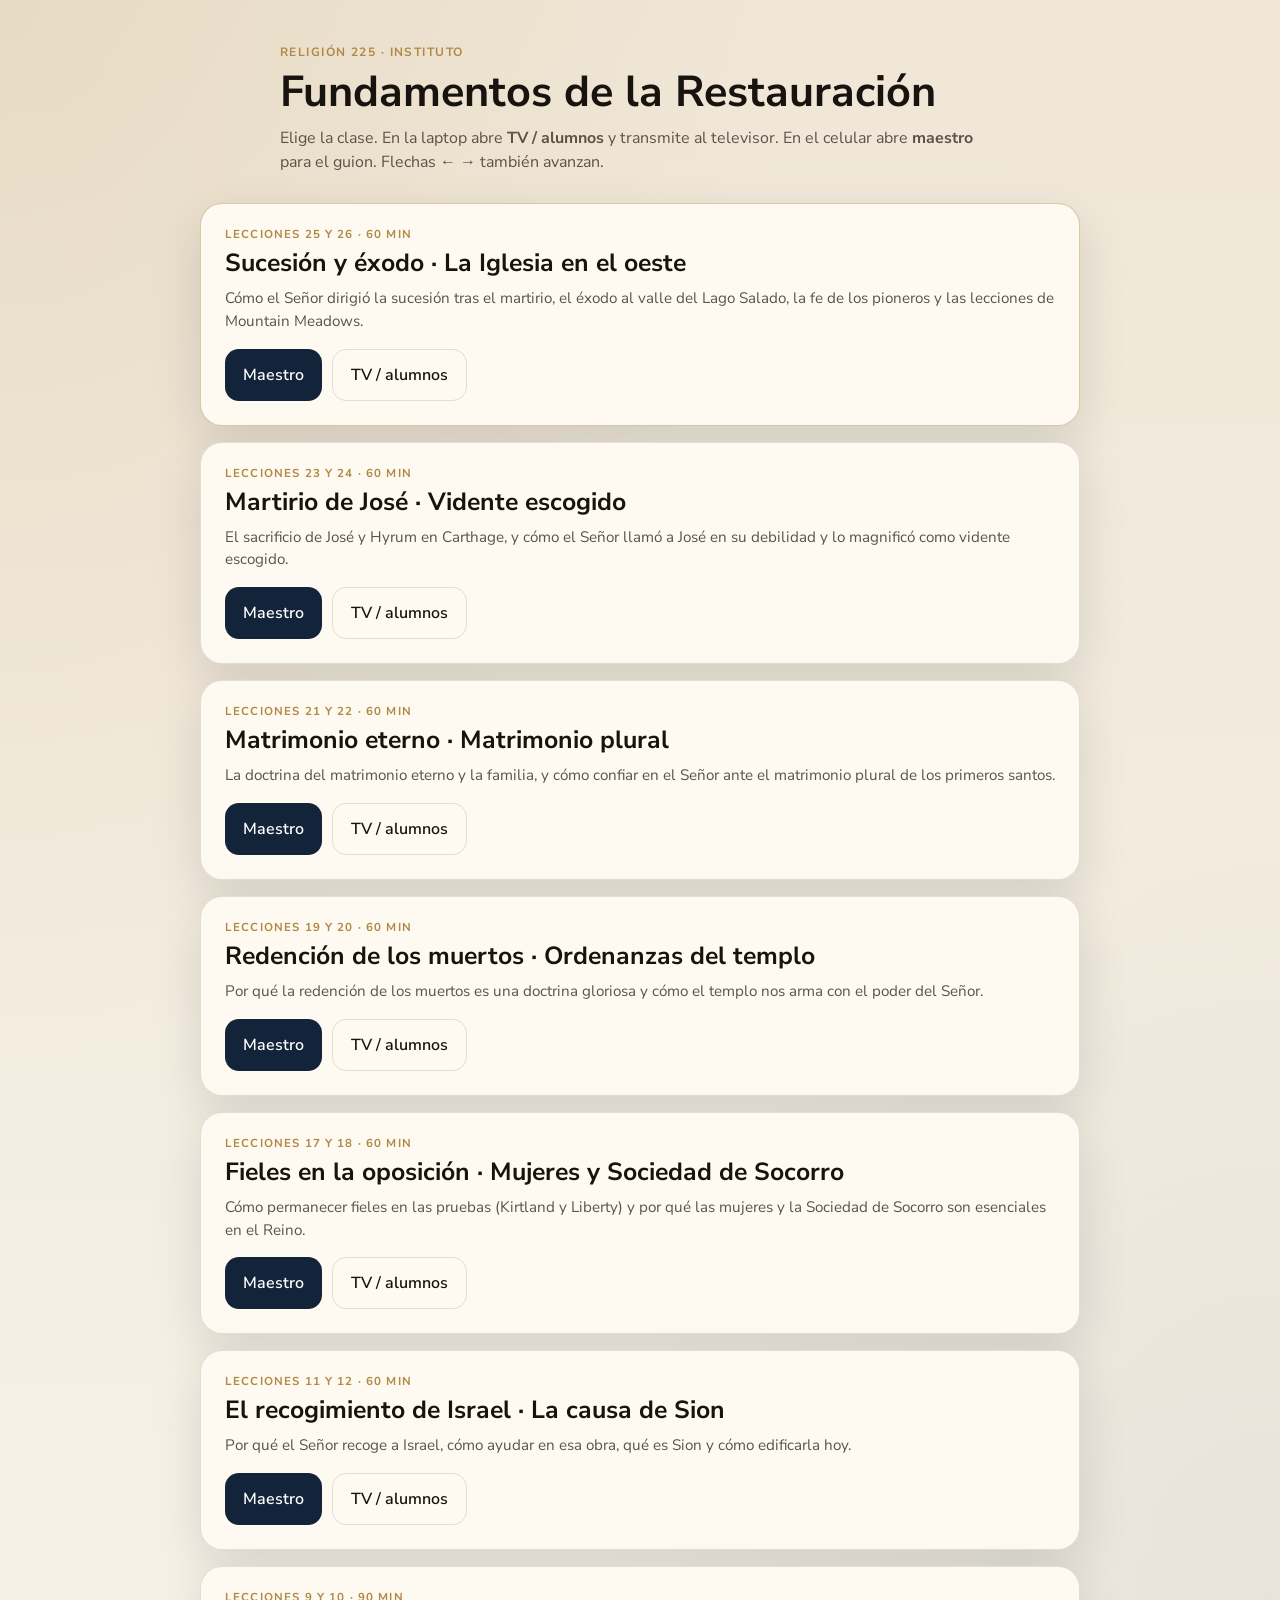
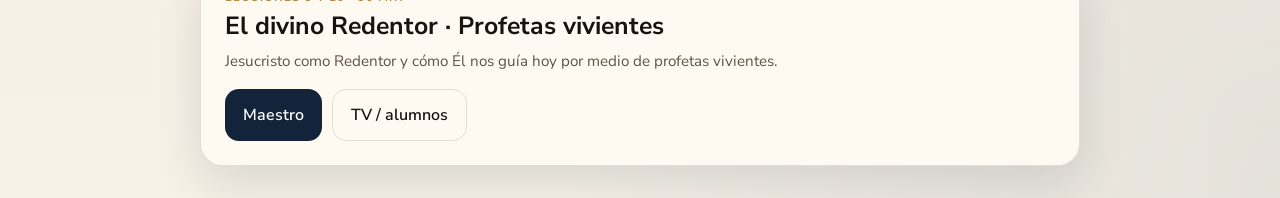
<file: index.html>
<!DOCTYPE html>
<html lang="es">
  <head>
    <meta charset="utf-8" />
    <meta name="viewport" content="width=device-width, initial-scale=1" />
    <title>Fundamentos de la Restauración · Instituto</title>
    <link rel="preconnect" href="https://fonts.googleapis.com" />
    <link rel="preconnect" href="https://fonts.gstatic.com" crossorigin />
    <link
      href="https://fonts.googleapis.com/css2?family=Nunito+Sans:wght@400;600;700&display=swap"
      rel="stylesheet"
    />
    <link rel="stylesheet" href="css/base.css" />
  </head>
  <body>
    <script>
      document.documentElement.style.setProperty(
        "--font-body",
        '"Nunito Sans", "Avenir Next", sans-serif'
      );
      document.documentElement.style.setProperty(
        "--font-display",
        '"Nunito Sans", "Avenir Next", sans-serif'
      );
    </script>
    <main class="home home-gallery">
      <header class="home-intro">
        <div class="eyebrow">Religión 225 · Instituto</div>
        <h1>Fundamentos de la Restauración</h1>
        <p>
          Elige la clase. En la laptop abre <strong>TV / alumnos</strong> y
          transmite al televisor. En el celular abre <strong>maestro</strong>
          para el guion. Flechas ← → también avanzan.
        </p>
      </header>
      <div class="class-grid" data-class-grid></div>
    </main>
    <script src="data/catalog.js"></script>
    <script>
      (() => {
        const grid = document.querySelector("[data-class-grid]");
        if (!grid || !window.CLASS_CATALOG) return;
        grid.innerHTML = CLASS_CATALOG.map(
          (c, i) => `
        <article class="class-card${i === 0 ? " featured" : ""}">
          <div class="class-card-body">
            <div class="eyebrow">${escapeHtml(c.lessons)} · ${c.durationMin} min</div>
            <h2>${escapeHtml(c.label)}</h2>
            <p>${escapeHtml(c.blurb)}</p>
            <div class="home-actions">
              <a class="btn btn-primary" href="clase.html?clase=${encodeURIComponent(
                c.id
              )}&vista=maestro">Maestro</a>
              <a class="btn btn-ghost" href="clase.html?clase=${encodeURIComponent(
                c.id
              )}&vista=alumnos">TV / alumnos</a>
            </div>
          </div>
        </article>`
        ).join("");

        function escapeHtml(str) {
          return String(str || "")
            .replaceAll("&", "&amp;")
            .replaceAll("<", "&lt;")
            .replaceAll(">", "&gt;")
            .replaceAll('"', "&quot;");
        }
      })();
    </script>
  </body>
</html>
</file>
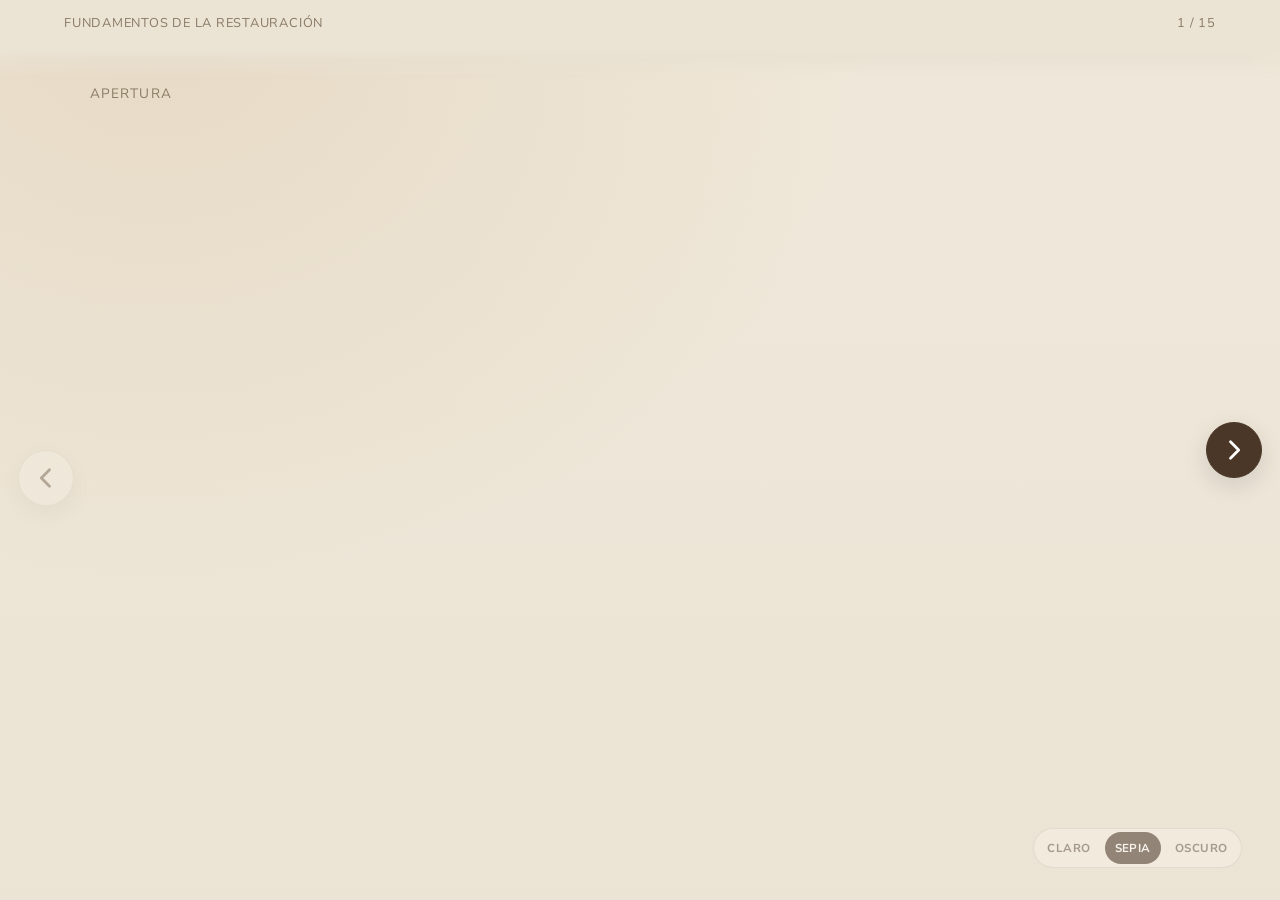
<file: clase.html>
<!DOCTYPE html>
<html lang="es">
  <head>
    <meta charset="utf-8" />
    <meta
      name="viewport"
      content="width=device-width, initial-scale=1, viewport-fit=cover"
    />
    <title>Clase · Fundamentos</title>
    <link rel="preconnect" href="https://fonts.googleapis.com" />
    <link rel="preconnect" href="https://fonts.gstatic.com" crossorigin />
    <link
      href="https://fonts.googleapis.com/css2?family=Nunito+Sans:wght@400;600;700&display=swap"
      rel="stylesheet"
    />
    <link rel="stylesheet" href="css/base.css?v=4" />
  </head>
  <body class="vista-maestro ux-1">
    <script>
      (function () {
        const saved =
          new URLSearchParams(location.search).get("tema") ||
          localStorage.getItem("fr225-tema") ||
          "sepia";
        const tema = ["claro", "sepia", "oscuro"].includes(saved)
          ? saved
          : "sepia";
        document.documentElement.setAttribute("data-theme", tema);
      })();
      document.documentElement.style.setProperty(
        "--font-body",
        '"Nunito Sans", "Avenir Next", sans-serif'
      );
      document.documentElement.style.setProperty(
        "--font-display",
        '"Nunito Sans", "Avenir Next", sans-serif'
      );
    </script>
    <div class="app-shell">
      <header class="topbar maestro-only">
        <div class="meta">
          <strong data-course>Fundamentos de la Restauración</strong>
          <span
            ><span data-ux-label>Teleprompter sagrado</span> ·
            <span data-slide-index>1 / 1</span></span
          >
        </div>
        <div class="top-controls">
          <a class="chip" href="index.html">Inicio</a>
          <button type="button" class="chip" data-vista="maestro">Maestro</button>
          <button type="button" class="chip" data-vista="alumnos">Alumnos / TV</button>
          <div class="theme-switch" role="group" aria-label="Tema">
            <button type="button" data-tema="claro">Claro</button>
            <button type="button" data-tema="sepia">Sepia</button>
            <button type="button" data-tema="oscuro">Oscuro</button>
          </div>
          <span class="timer" data-timer>60:00</span>
          <button type="button" class="chip" data-timer-toggle>Iniciar</button>
          <button type="button" class="chip" data-menu>Secciones</button>
        </div>
      </header>

      <div class="tv-chrome" data-tv-chrome></div>
      <div class="theme-switch tv-theme-switch" role="group" aria-label="Tema TV">
        <button type="button" data-tema="claro">Claro</button>
        <button type="button" data-tema="sepia">Sepia</button>
        <button type="button" data-tema="oscuro">Oscuro</button>
      </div>

      <main class="main-stage">
        <div class="progress-row">
          <div class="progress-bar"><span data-progress></span></div>
        </div>
        <div data-stage></div>
      </main>

      <button type="button" class="fab-nav fab-prev maestro-only" data-prev aria-label="Atrás">
        <svg viewBox="0 0 24 24" aria-hidden="true"><path d="M15 5 8 12l7 7" fill="none" stroke="currentColor" stroke-width="2.4" stroke-linecap="round" stroke-linejoin="round"/></svg>
      </button>
      <button type="button" class="fab-nav fab-next maestro-only" data-next aria-label="Siguiente">
        <svg viewBox="0 0 24 24" aria-hidden="true"><path d="m9 5 7 7-7 7" fill="none" stroke="currentColor" stroke-width="2.4" stroke-linecap="round" stroke-linejoin="round"/></svg>
      </button>
    </div>

    <div class="focus-layer" id="focus-layer" hidden>
      <div class="focus-toolbar">
        <button type="button" class="chip" id="focus-browser-fs" title="Pantalla completa del navegador">
          Pantalla completa
        </button>
        <button type="button" class="chip" id="focus-close" aria-label="Cerrar">Cerrar · Esc</button>
      </div>
      <div class="focus-body" id="focus-body"></div>
    </div>

    <div class="side-menu" data-side-menu>
      <div class="side-panel">
        <h2>Secciones</h2>
        <div data-toc></div>
      </div>
    </div>

    <script src="data/catalog.js?v=4"></script>
    <script src="js/app.js?v=4"></script>
  </body>
</html>
</file>
<file: css/base.css>
:root,
html[data-theme="claro"] {
  --ink: #17140f;
  --ink-soft: #5c5348;
  --paper: #f7f2e8;
  --paper-2: #efe6d6;
  --card: #fffaf1;
  --line: rgba(23, 20, 15, 0.12);
  --navy: #13233a;
  --navy-deep: #0a1220;
  --gold: #b08945;
  --gold-soft: #d4b483;
  --sage: #3f5d4e;
  --shadow: 0 18px 50px rgba(10, 18, 32, 0.12);
  --topbar-bg: rgba(255, 250, 241, 0.92);
  --chip-bg: #fff;
  --tv-bg: #f4f4f2;
  --tv-bg-top: #f7f7f5;
  --tv-ink: #1a1a1a;
  --tv-ink-soft: #5a5a56;
  --tv-muted: #8a8a86;
  --tv-panel: #eceae4;
  --tv-border: rgba(26, 26, 26, 0.08);
  --tv-accent: #1a1a1a;
  --tv-accent-2: #6b6b66;
  --tv-accent-3: #9a9a94;
  --radius: 22px;
  --safe-tv: clamp(28px, 4.5vw, 72px);
  --font-display: "Nunito Sans", "Avenir Next", sans-serif;
  --font-body: "Nunito Sans", "Avenir Next", sans-serif;
  --dur-fast: 150ms;
  --dur-base: 250ms;
  --dur-slow: 400ms;
  --ease-out: cubic-bezier(0.16, 1, 0.3, 1);
  color-scheme: light;
}

html[data-theme="sepia"] {
  --ink: #2c2419;
  --ink-soft: #6b5d4d;
  --paper: #ebe3d4;
  --paper-2: #e0d5c2;
  --card: #f3ebdc;
  --line: rgba(44, 36, 25, 0.14);
  --navy: #4a3728;
  --navy-deep: #2f2419;
  --gold: #a67c3d;
  --gold-soft: #c9a66b;
  --sage: #5a6b52;
  --shadow: 0 18px 50px rgba(47, 36, 25, 0.12);
  --topbar-bg: rgba(243, 235, 220, 0.94);
  --chip-bg: #f7f0e4;
  --tv-bg: #ebe3d4;
  --tv-bg-top: #f0e8da;
  --tv-ink: #2c2419;
  --tv-ink-soft: #6b5d4d;
  --tv-muted: #8a7a66;
  --tv-panel: #e0d5c2;
  --tv-border: rgba(44, 36, 25, 0.1);
  --tv-accent: #5c4a32;
  --tv-accent-2: #8b7355;
  --tv-accent-3: #a89070;
  color-scheme: light;
}

html[data-theme="oscuro"] {
  --ink: #e8e2d6;
  --ink-soft: #b0a898;
  --paper: #161410;
  --paper-2: #211c16;
  --card: #221e18;
  --line: rgba(232, 226, 214, 0.14);
  --navy: #c9a66b;
  --navy-deep: #0d0b09;
  --gold: #d4b483;
  --gold-soft: #b08945;
  --sage: #8fa892;
  --shadow: 0 18px 50px rgba(0, 0, 0, 0.45);
  --topbar-bg: rgba(34, 30, 24, 0.94);
  --chip-bg: #2a241c;
  --tv-bg: #161410;
  --tv-bg-top: #1c1812;
  --tv-ink: #e8e2d6;
  --tv-ink-soft: #b0a898;
  --tv-muted: #8a8070;
  --tv-panel: #2a241c;
  --tv-border: rgba(232, 226, 214, 0.1);
  --tv-accent: #d4b483;
  --tv-accent-2: #b0a898;
  --tv-accent-3: #8a8070;
  color-scheme: dark;
}

* {
  box-sizing: border-box;
}

html,
body {
  margin: 0;
  min-height: 100%;
  font-family: var(--font-body);
  color: var(--ink);
  background:
    radial-gradient(ellipse at 0% 0%, rgba(176, 137, 69, 0.12), transparent 42%),
    radial-gradient(ellipse at 100% 100%, rgba(19, 35, 58, 0.08), transparent 40%),
    linear-gradient(180deg, var(--paper-2), var(--paper));
  transition: background var(--dur-base) var(--ease-out),
    color var(--dur-base) var(--ease-out);
}

html[data-theme="oscuro"] body {
  background:
    radial-gradient(ellipse at 0% 0%, rgba(212, 180, 131, 0.08), transparent 42%),
    radial-gradient(ellipse at 100% 100%, rgba(0, 0, 0, 0.35), transparent 40%),
    linear-gradient(180deg, #1a1610, var(--paper));
}

html[data-theme="sepia"] body {
  background:
    radial-gradient(ellipse at 12% 0%, rgba(176, 137, 69, 0.14), transparent 46%),
    linear-gradient(180deg, #f0e8da, var(--paper));
}

button,
a {
  font: inherit;
  cursor: pointer;
}

img {
  max-width: 100%;
  display: block;
}

.hidden {
  display: none !important;
}

/* —— Home —— */
.home {
  min-height: 100vh;
  display: grid;
  place-items: center;
  padding: 32px 20px;
}

.home-gallery {
  place-items: start center;
  gap: 28px;
  max-width: 920px;
  margin: 0 auto;
}

.home-intro {
  width: min(720px, 100%);
  padding-top: 12px;
}

.home-intro .eyebrow {
  color: var(--gold);
  letter-spacing: 0.12em;
  text-transform: uppercase;
  font-size: 0.75rem;
  font-weight: 700;
}

.home-intro h1 {
  font-family: var(--font-display);
  font-size: clamp(1.9rem, 4vw, 2.7rem);
  margin: 8px 0 10px;
  line-height: 1.1;
}

.home-intro p {
  color: var(--ink-soft);
  line-height: 1.55;
  margin: 0;
}

.class-grid {
  width: 100%;
  display: grid;
  gap: 16px;
}

.class-card {
  background: var(--card);
  border: 1px solid var(--line);
  border-radius: 22px;
  box-shadow: var(--shadow);
  overflow: hidden;
}

.class-card.featured {
  border-color: rgba(176, 137, 69, 0.45);
}

.class-card-body {
  padding: 22px 24px 24px;
}

.class-card-body .eyebrow {
  color: var(--gold);
  letter-spacing: 0.1em;
  text-transform: uppercase;
  font-size: 0.72rem;
  font-weight: 700;
}

.class-card-body h2 {
  font-family: var(--font-display);
  font-size: clamp(1.25rem, 2.5vw, 1.55rem);
  margin: 6px 0 8px;
  line-height: 1.25;
}

.class-card-body p {
  color: var(--ink-soft);
  line-height: 1.5;
  margin: 0 0 16px;
  font-size: 0.95rem;
}

.home-card {
  width: min(720px, 100%);
  background: var(--card);
  border: 1px solid var(--line);
  border-radius: 28px;
  box-shadow: var(--shadow);
  overflow: hidden;
}

.home-hero {
  aspect-ratio: 21 / 9;
  background:
    linear-gradient(120deg, rgba(10, 18, 32, 0.55), rgba(10, 18, 32, 0.2)),
    url("https://www.churchofjesuschrist.org/imgs/fe5db8da0174bc36aff99e6ae7b55e337d9eb965/full/!1200,/0/default")
      center/cover;
}

.home-body {
  padding: 28px 28px 32px;
}

.home-body .eyebrow {
  color: var(--gold);
  letter-spacing: 0.12em;
  text-transform: uppercase;
  font-size: 0.75rem;
  font-weight: 700;
}

.home-body h1 {
  font-family: var(--font-display);
  font-size: clamp(1.9rem, 4vw, 2.7rem);
  margin: 8px 0 10px;
  line-height: 1.1;
}

.home-body p {
  color: var(--ink-soft);
  line-height: 1.55;
  margin: 0 0 18px;
}

.home-actions {
  display: flex;
  flex-wrap: wrap;
  gap: 10px;
}

.btn {
  appearance: none;
  border: 0;
  border-radius: 14px;
  padding: 14px 18px;
  text-decoration: none;
  font-weight: 600;
  display: inline-flex;
  align-items: center;
  justify-content: center;
  min-height: 48px;
  transition: transform var(--dur-fast) var(--ease-out),
    background var(--dur-fast) var(--ease-out);
}

.btn:hover {
  transform: translateY(-1px);
}

.btn-primary {
  background: var(--navy);
  color: #fff;
}

.btn-ghost {
  background: transparent;
  border: 1px solid var(--line);
  color: var(--ink);
}

.note {
  margin-top: 18px;
  padding: 14px 16px;
  border-radius: 14px;
  background: rgba(176, 137, 69, 0.1);
  color: var(--ink-soft);
  font-size: 0.92rem;
  line-height: 1.45;
}

/* —— App shell —— */
.app-shell {
  min-height: 100vh;
  display: grid;
  grid-template-rows: auto 1fr auto;
}

.topbar {
  display: flex;
  align-items: center;
  justify-content: space-between;
  gap: 12px;
  padding: 12px 16px;
  border-bottom: 1px solid var(--line);
  background: var(--topbar-bg);
  backdrop-filter: blur(10px);
  position: sticky;
  top: 0;
  z-index: 20;
}

.theme-switch {
  display: inline-flex;
  align-items: center;
  gap: 4px;
  padding: 3px;
  border-radius: 999px;
  border: 1px solid var(--line);
  background: var(--chip-bg);
}

.theme-switch button {
  appearance: none;
  border: 0;
  background: transparent;
  color: var(--ink-soft);
  border-radius: 999px;
  padding: 6px 10px;
  font-size: 0.72rem;
  font-weight: 700;
  letter-spacing: 0.04em;
  text-transform: uppercase;
  min-height: 32px;
}

.theme-switch button.active {
  background: var(--navy);
  color: #fff;
}

html[data-theme="oscuro"] .theme-switch button.active {
  color: #161410;
}

.tv-theme-switch {
  position: fixed;
  right: clamp(16px, 3vw, 40px);
  bottom: clamp(16px, 3vw, 32px);
  z-index: 45;
  opacity: 0.55;
  transition: opacity var(--dur-fast) var(--ease-out);
}

.tv-theme-switch:hover,
.tv-theme-switch:focus-within {
  opacity: 1;
}

body.vista-maestro .tv-theme-switch {
  display: none;
}

.topbar .meta strong {
  display: block;
  font-size: 0.88rem;
}

.topbar .meta span {
  font-size: 0.75rem;
  color: var(--ink-soft);
}

.top-controls {
  display: flex;
  flex-wrap: wrap;
  gap: 8px;
  justify-content: flex-end;
}

.chip {
  border: 1px solid var(--line);
  background: var(--chip-bg);
  color: var(--ink-soft);
  border-radius: 999px;
  padding: 8px 12px;
  font-size: 0.78rem;
  font-weight: 600;
}

.chip.active {
  background: var(--navy);
  border-color: var(--navy);
  color: #fff;
}

html[data-theme="oscuro"] .chip.active {
  color: #161410;
}

.timer {
  font-variant-numeric: tabular-nums;
  font-weight: 700;
  min-width: 4.6rem;
  text-align: center;
  padding: 8px 10px;
  border-radius: 12px;
  background: var(--paper-2);
}

.timer.over {
  background: rgba(154, 52, 18, 0.12);
  color: #9a3412;
}

.main-stage {
  width: min(980px, 100%);
  margin: 0 auto;
  padding: 18px 16px 28px;
}

.progress-row {
  margin-bottom: 14px;
}

.progress-bar {
  height: 6px;
  border-radius: 999px;
  background: rgba(19, 35, 58, 0.08);
  overflow: hidden;
}

.progress-bar > span {
  display: block;
  height: 100%;
  width: 0;
  background: linear-gradient(90deg, var(--navy), var(--gold));
  transition: width var(--dur-base) var(--ease-out);
}

.slide-card {
  display: grid;
  gap: 0;
  background: var(--card);
  border: 1px solid var(--line);
  border-radius: calc(var(--radius) + 6px);
  box-shadow: var(--shadow);
  overflow: hidden;
  opacity: 0;
  transform: translateY(10px);
  transition: opacity var(--dur-slow) var(--ease-out),
    transform var(--dur-slow) var(--ease-out);
}

.slide-card.enter {
  opacity: 1;
  transform: none;
}

.slide-media {
  background: #eceae4;
  overflow: hidden;
  display: flex;
  align-items: center;
  justify-content: center;
  padding: 12px;
  min-height: 220px;
  max-height: min(52vh, 560px);
}

.slide-media img {
  width: auto;
  height: auto;
  max-width: 100%;
  max-height: min(48vh, 520px);
  object-fit: contain;
  object-position: center;
}

.media-empty {
  display: none;
}

.slide-content {
  padding: 20px 20px 24px;
  display: grid;
  gap: 16px;
}

.badge-row {
  display: flex;
  flex-wrap: wrap;
  gap: 8px;
}

.badge {
  font-size: 0.7rem;
  letter-spacing: 0.06em;
  text-transform: uppercase;
  font-weight: 700;
  padding: 6px 10px;
  border-radius: 999px;
  background: rgba(19, 35, 58, 0.08);
  color: var(--navy);
}

.badge.tipo {
  background: rgba(176, 137, 69, 0.16);
  color: #7a5a24;
}

.badge.soft {
  background: rgba(63, 93, 78, 0.12);
  color: var(--sage);
}

.slide-title {
  font-family: var(--font-display);
  font-size: clamp(1.7rem, 3.4vw, 2.4rem);
  line-height: 1.12;
  margin: 0;
}

.block h3 {
  margin: 0 0 8px;
  font-size: 0.72rem;
  letter-spacing: 0.08em;
  text-transform: uppercase;
  color: var(--ink-soft);
}

.block p {
  margin: 0;
  white-space: pre-wrap;
  line-height: 1.55;
}

.block.decir p {
  font-size: 1.08rem;
}

.scripture-block,
.quote-block {
  margin: 0 0 12px;
  padding: 14px 16px;
  border-radius: 16px;
  background: #fff;
  border: 1px solid var(--line);
}

.scripture-block:last-child,
.quote-block:last-child {
  margin-bottom: 0;
}

.scripture-block figcaption {
  font-weight: 700;
  color: var(--gold);
  margin-bottom: 8px;
  font-size: 0.92rem;
}

.scripture-block blockquote,
.quote-block blockquote {
  margin: 0;
  font-family: var(--font-display);
  font-size: 1.05rem;
  line-height: 1.5;
  white-space: pre-wrap;
  color: var(--ink);
}

.quote-block figcaption {
  margin-top: 10px;
  display: grid;
  gap: 2px;
  color: var(--ink-soft);
  font-size: 0.85rem;
}

.quote-block figcaption strong {
  color: var(--navy);
}

.block.preguntar {
  background: rgba(176, 137, 69, 0.1);
  border-radius: 16px;
  padding: 14px 16px;
}

.pregunta-text {
  font-family: var(--font-display);
  font-size: 1.2rem;
  line-height: 1.35;
}

.block.tip {
  background: rgba(19, 35, 58, 0.06);
  border-radius: 14px;
  padding: 12px 14px;
}

.nav-bar {
  display: flex;
  gap: 10px;
  padding: 12px 14px calc(12px + env(safe-area-inset-bottom));
  border-top: 1px solid var(--line);
  background: rgba(255, 250, 241, 0.96);
  position: sticky;
  bottom: 0;
}

.nav-bar .btn {
  flex: 1;
  min-height: 54px;
}

.nav-bar .btn-primary {
  flex: 1.35;
}

.btn-nav {
  display: inline-flex;
  align-items: center;
  justify-content: center;
  gap: 10px;
  font-size: 1.05rem;
}

.btn-nav svg {
  width: 22px;
  height: 22px;
  flex: 0 0 auto;
}

.btn-nav:disabled,
.fab-nav:disabled {
  opacity: 0.35;
  cursor: not-allowed;
  transform: none;
}

.fab-nav {
  position: fixed;
  top: 50%;
  transform: translateY(-50%);
  z-index: 25;
  width: 56px;
  height: 56px;
  border-radius: 999px;
  border: 1px solid var(--line);
  background: var(--chip-bg);
  color: var(--navy);
  box-shadow: 0 8px 24px rgba(10, 18, 32, 0.12);
  display: inline-flex;
  align-items: center;
  justify-content: center;
  padding: 0;
}

.fab-nav svg {
  width: 28px;
  height: 28px;
}

.fab-prev {
  left: 18px;
}

.fab-next {
  right: 18px;
  background: var(--navy);
  border-color: var(--navy);
  color: #fff;
}

html[data-theme="oscuro"] .fab-next {
  color: #161410;
}

body.vista-maestro .app-shell {
  grid-template-rows: auto 1fr;
}

body.vista-maestro .main-stage {
  padding-bottom: 28px;
}

@media (max-width: 700px) {
  .fab-nav {
    width: 48px;
    height: 48px;
  }
  .fab-prev {
    left: 10px;
  }
  .fab-next {
    right: 10px;
  }
}

.side-menu {
  position: fixed;
  inset: 0;
  background: rgba(10, 18, 32, 0.45);
  z-index: 40;
  display: none;
}

.side-menu.open {
  display: block;
}

.side-panel {
  position: absolute;
  top: 0;
  right: 0;
  width: min(380px, 92vw);
  height: 100%;
  background: var(--card);
  padding: 20px;
  overflow: auto;
  box-shadow: var(--shadow);
}

.side-panel h2 {
  font-family: var(--font-display);
  margin: 0 0 14px;
}

.toc-item {
  width: 100%;
  text-align: left;
  border: 1px solid var(--line);
  background: var(--chip-bg);
  color: var(--ink);
  border-radius: 14px;
  padding: 12px;
  margin-bottom: 8px;
}

.toc-item.active {
  border-color: var(--navy);
  background: color-mix(in srgb, var(--navy) 10%, var(--chip-bg));
}

.toc-item small {
  display: block;
  margin-top: 4px;
  color: var(--ink-soft);
}

/* =========================
   VISTA ALUMNOS / TV — minimal
   Solo lo relevante para el alumno.
   Iconos alineados a cursos fundamentales:
   Estudia · Medita · Anota · Analiza · Actúa · Comparte
   Colores según tema: claro · sepia · oscuro
   ========================= */
body.vista-alumnos {
  background: linear-gradient(180deg, var(--tv-bg-top), var(--tv-bg));
  color: var(--tv-ink);
}

body.vista-alumnos .topbar,
body.vista-alumnos .nav-bar,
body.vista-alumnos .progress-row {
  display: none !important;
}

body.vista-alumnos .app-shell {
  grid-template-rows: 1fr;
}

body.vista-alumnos .main-stage {
  width: 100%;
  max-width: none;
  min-height: 100vh;
  padding: 72px clamp(28px, 5vw, 72px) clamp(48px, 8vw, 96px);
  display: grid;
  align-content: start;
}

body.vista-alumnos .tv-chrome {
  position: fixed;
  top: 0;
  left: 0;
  right: 0;
  z-index: 40;
  display: flex;
  justify-content: space-between;
  align-items: center;
  gap: 16px;
  margin: 0;
  padding: 14px clamp(28px, 5vw, 72px) 18px;
  font-size: 0.8rem;
  letter-spacing: 0.06em;
  text-transform: uppercase;
  color: var(--tv-muted);
  background: var(--tv-bg);
  border-bottom: 1px solid var(--tv-border);
  box-shadow: 0 10px 28px -18px rgba(10, 18, 32, 0.28);
}

body.vista-alumnos .tv-chrome::after {
  content: "";
  position: absolute;
  left: 0;
  right: 0;
  top: 100%;
  height: 28px;
  pointer-events: none;
  background: linear-gradient(180deg, var(--tv-bg) 0%, transparent 100%);
}

.alumno-slide {
  width: min(1100px, 100%);
  margin: 12px auto 0;
  display: grid;
  gap: clamp(20px, 3vw, 36px);
  opacity: 0;
  transform: translateY(6px);
  transition: opacity var(--dur-base) var(--ease-out),
    transform var(--dur-base) var(--ease-out);
}

.alumno-slide.enter {
  opacity: 1;
  transform: none;
}

.alumno-header .alumno-meta {
  margin: 0 0 8px;
  font-size: 0.85rem;
  letter-spacing: 0.08em;
  text-transform: uppercase;
  color: var(--tv-muted);
}

.alumno-header h1 {
  margin: 0;
  font-family: var(--font-display);
  font-weight: 600;
  font-size: clamp(2rem, 4vw, 3.4rem);
  line-height: 1.15;
  color: var(--tv-ink);
  max-width: 18ch;
}

.alumno-media {
  width: min(640px, 100%);
  border-radius: 4px;
  overflow: hidden;
  background: var(--tv-panel);
  display: flex;
  align-items: center;
  justify-content: center;
  padding: 10px;
}

.alumno-media img {
  width: auto;
  height: auto;
  max-width: 100%;
  max-height: min(48vh, 520px);
  object-fit: contain;
  object-position: center;
}

.alumno-body {
  display: grid;
  gap: 22px;
  max-width: 70ch;
}

.alumno-block {
  padding: 0;
  border: 0;
  background: transparent;
}

.alumno-kicker {
  display: inline-flex;
  align-items: center;
  gap: 8px;
  margin-bottom: 10px;
  font-size: 0.82rem;
  font-weight: 700;
  letter-spacing: 0.06em;
  text-transform: uppercase;
  color: var(--tv-ink-soft);
}

.alumno-kicker svg {
  width: 18px;
  height: 18px;
  flex: 0 0 auto;
}

.alumno-escritura {
  border-left: 3px solid var(--tv-accent);
  padding-left: 18px;
}

.alumno-pregunta {
  border-left: 3px solid var(--tv-accent-2);
  padding-left: 18px;
}

.alumno-cita {
  border-left: 3px solid var(--tv-accent-3);
  padding-left: 18px;
}

.alumno-block .ref {
  margin: 0 0 10px;
  font-family: var(--font-body);
  font-size: clamp(1rem, 1.5vw, 1.2rem);
  font-weight: 700;
  color: var(--tv-ink);
}

.alumno-block .verso {
  margin: 0;
  font-family: var(--font-display);
  font-size: clamp(1.2rem, 2.2vw, 1.75rem);
  line-height: 1.4;
  white-space: pre-wrap;
  color: var(--tv-ink);
}

.alumno-block .fuente {
  margin: 12px 0 0;
  font-size: 0.95rem;
  color: var(--tv-muted);
}

.alumno-block .pregunta {
  margin: 0;
  font-family: var(--font-display);
  font-size: clamp(1.45rem, 2.8vw, 2.25rem);
  line-height: 1.3;
  white-space: pre-wrap;
  color: var(--tv-ink);
}

@media (max-width: 700px) {
  .alumno-header h1 {
    max-width: none;
  }
}

/* —— Mesa / focus grande (portátil en mesa) —— */
body.vista-maestro .main-stage {
  width: min(1200px, 100%);
  padding: 16px 20px 28px;
}

body.vista-maestro .slide-card.mesa {
  display: grid;
  grid-template-columns: minmax(280px, 0.85fr) minmax(360px, 1.15fr);
  align-items: start;
}

@media (max-width: 900px) {
  body.vista-maestro .slide-card.mesa {
    grid-template-columns: 1fr;
  }
}

body.vista-maestro .scripture-block blockquote,
body.vista-maestro .quote-block blockquote {
  font-size: 1.12rem;
  line-height: 1.5;
}

body.vista-maestro .pregunta-text {
  font-size: 1.25rem;
}

.focusable {
  position: relative;
}

.focus-btn {
  position: absolute;
  top: 10px;
  right: 10px;
  z-index: 2;
  display: inline-flex;
  align-items: center;
  gap: 6px;
  border: 1px solid var(--line);
  background: #fff;
  color: var(--ink);
  border-radius: 999px;
  padding: 7px 11px;
  font-size: 0.78rem;
  font-weight: 700;
  cursor: pointer;
  box-shadow: 0 4px 14px rgba(0, 0, 0, 0.08);
}

.focus-btn svg {
  width: 14px;
  height: 14px;
}

.slide-media.focusable .focus-btn {
  top: 14px;
  right: 14px;
}

.focus-layer {
  position: fixed;
  inset: 0;
  z-index: 80;
  background: var(--tv-bg);
  color: var(--tv-ink);
  display: grid;
  grid-template-rows: auto minmax(0, 1fr);
  padding: 12px clamp(14px, 3vw, 36px) 16px;
}

.focus-layer[hidden] {
  display: none !important;
}

.focus-toolbar {
  display: flex;
  justify-content: flex-end;
  gap: 8px;
  margin-bottom: 4px;
  flex: 0 0 auto;
}

.focus-body {
  min-height: 0;
  width: min(980px, 100%);
  margin: 0 auto;
  overflow: auto;
  -webkit-overflow-scrolling: touch;
  overscroll-behavior: contain;
  padding: 8px 4px 28px;
  display: block;
}

.focus-body.focus-kind-image,
.focus-body.size-short {
  display: grid;
  align-content: center;
  justify-items: center;
}

.focus-panel {
  width: min(920px, 100%);
  margin: 0 auto;
  display: grid;
  gap: 14px;
}

.focus-kicker {
  font-size: 0.8rem;
  letter-spacing: 0.08em;
  text-transform: uppercase;
  font-weight: 700;
  color: #6b6b66;
}

.focus-ref {
  margin: 0;
  font-size: clamp(1.2rem, 2.4vw, 1.7rem);
  font-weight: 700;
  line-height: 1.25;
}

.focus-text {
  margin: 0;
  white-space: pre-wrap;
  overflow-wrap: anywhere;
  word-break: break-word;
  font-size: clamp(1.35rem, 2.8vw, 2.1rem);
  line-height: 1.4;
  color: #151515;
  max-width: 42ch;
}

.focus-question {
  max-width: 30ch;
  font-weight: 700;
}

.focus-source {
  margin: 0;
  color: #5c5c58;
  font-size: clamp(0.95rem, 1.4vw, 1.15rem);
  line-height: 1.4;
  padding-top: 4px;
  border-top: 1px solid #e4e4e0;
}

/* Textos medianos y largos: más anchos, letra un poco menor, scroll cómodo */
.focus-body.size-medium .focus-text {
  font-size: clamp(1.25rem, 2.4vw, 1.85rem);
  max-width: 48ch;
  line-height: 1.42;
}

.focus-body.size-long .focus-text {
  font-size: clamp(1.12rem, 2vw, 1.55rem);
  max-width: 56ch;
  line-height: 1.45;
}

.focus-body.size-xlong .focus-text {
  font-size: clamp(1.02rem, 1.7vw, 1.35rem);
  max-width: 62ch;
  line-height: 1.48;
}

.focus-body.size-long .focus-panel,
.focus-body.size-xlong .focus-panel {
  gap: 12px;
}

.focus-image {
  width: min(920px, 100%);
  background: #eceae4;
  border-radius: 8px;
  padding: 16px;
  display: flex;
  align-items: center;
  justify-content: center;
}

.focus-image img {
  max-width: 100%;
  max-height: calc(100vh - 120px);
  width: auto;
  height: auto;
  object-fit: contain;
}

body.focus-open .fab-nav,
body.focus-open .nav-bar,
body.focus-open .topbar {
  visibility: hidden;
}

@media (min-width: 900px) {
  body.vista-maestro .slide-media {
    max-height: min(70vh, 640px);
    position: sticky;
    top: 72px;
  }

  body.vista-maestro .slide-media img {
    max-height: min(64vh, 600px);
  }
}

@media (prefers-reduced-motion: reduce) {
  *,
  *::before,
  *::after {
    animation: none !important;
    transition: none !important;
  }
}
</file>
